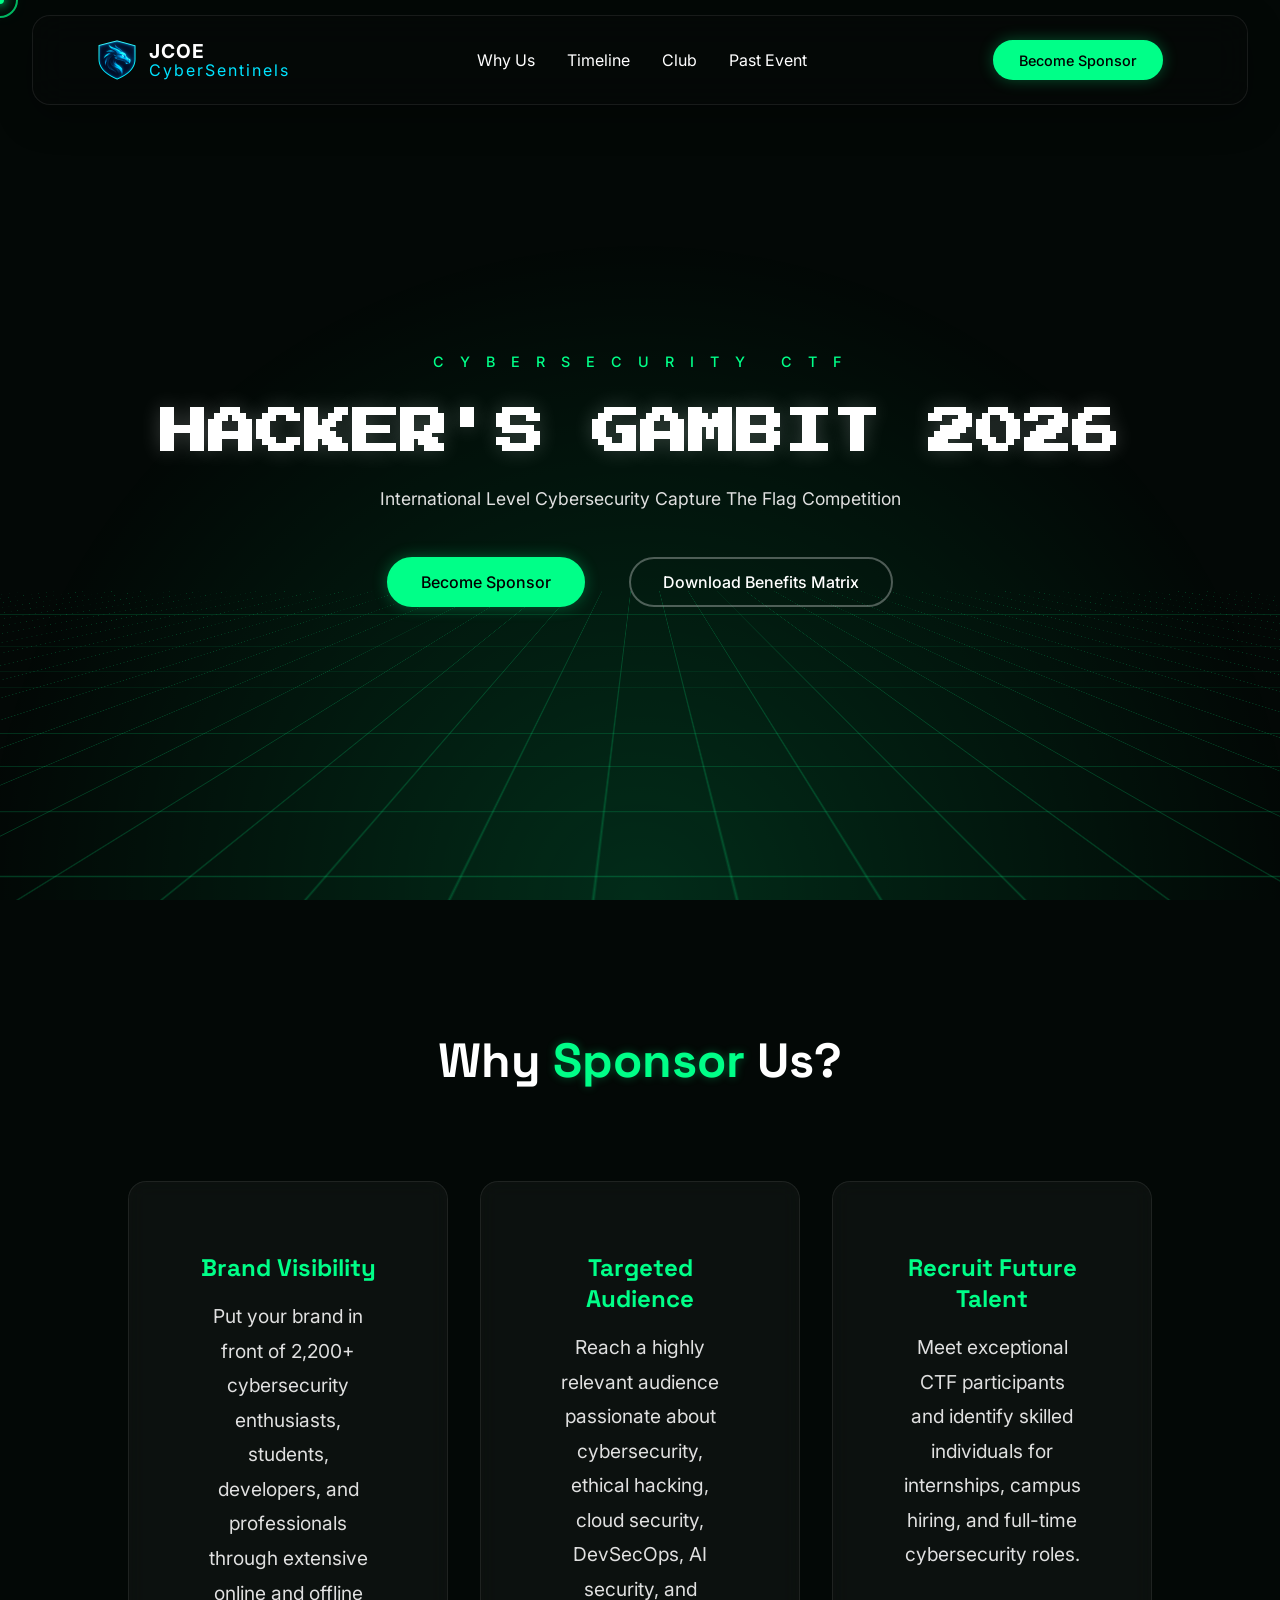
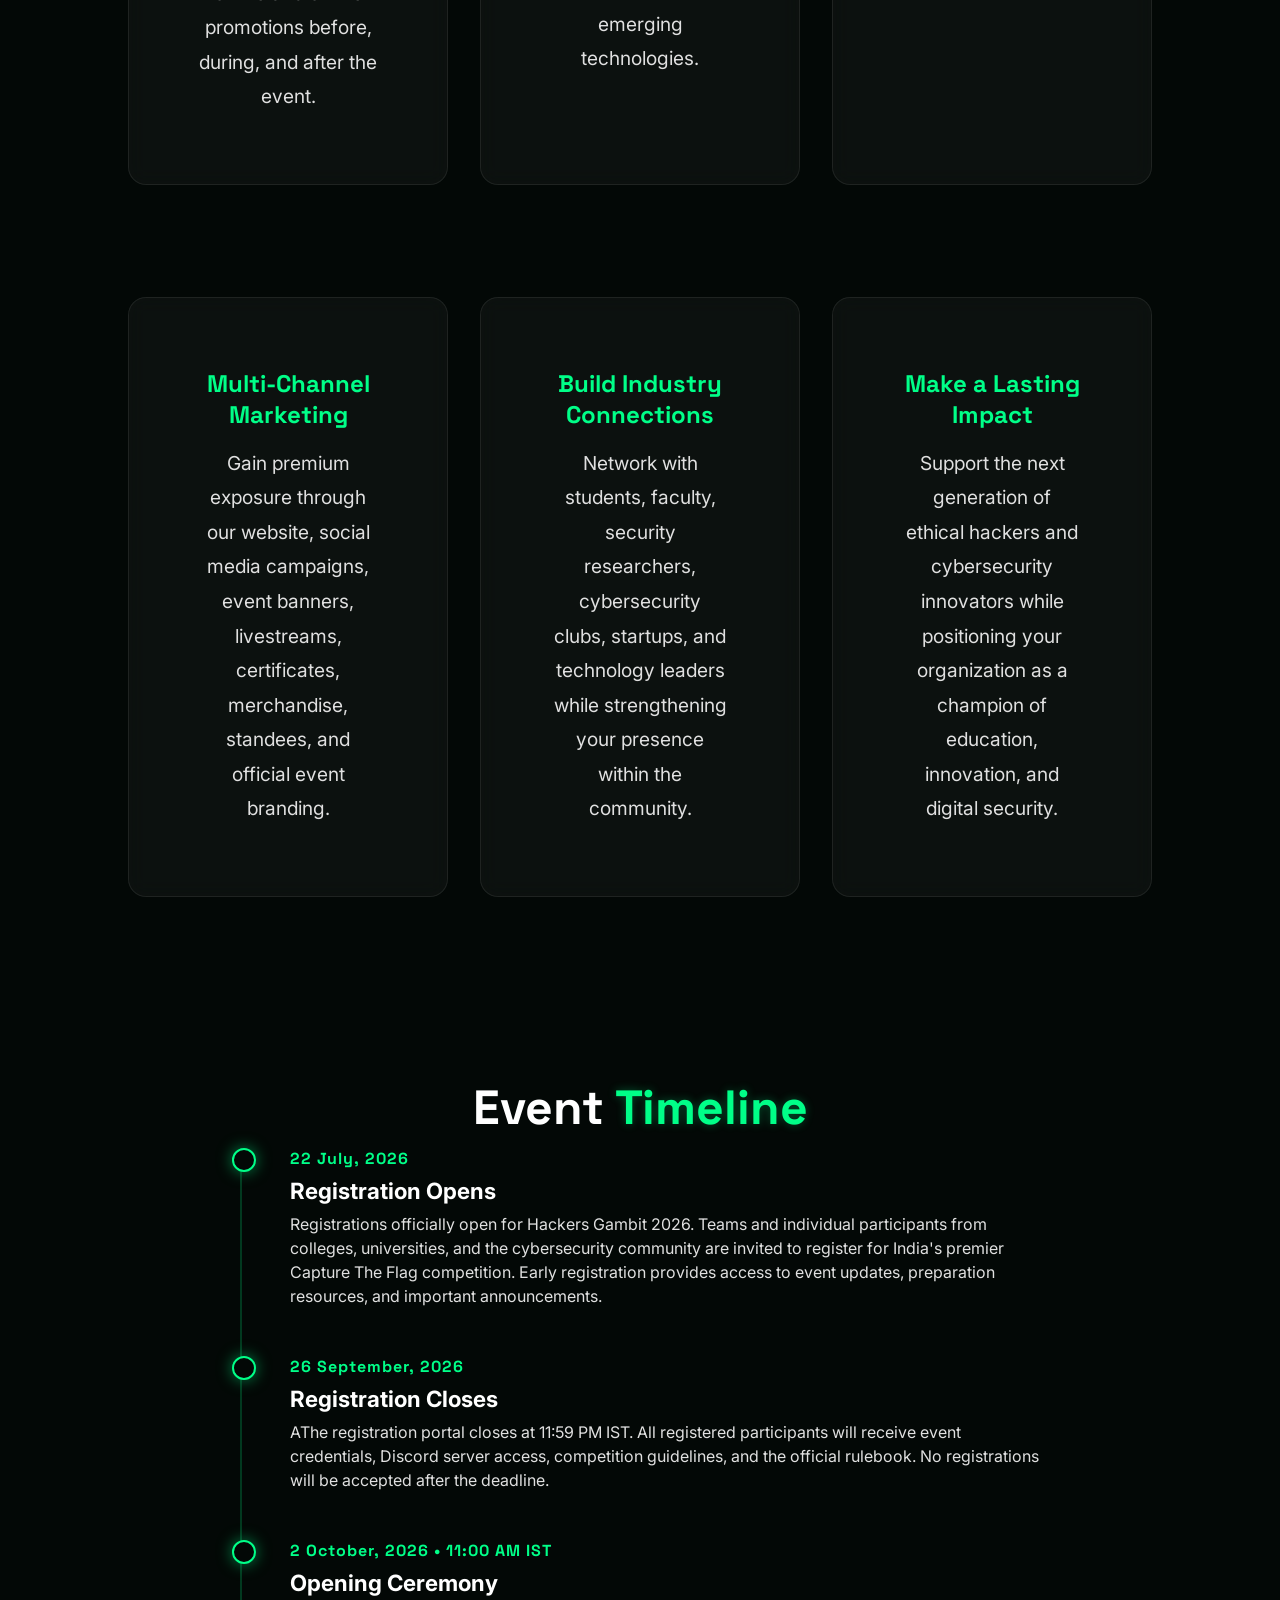
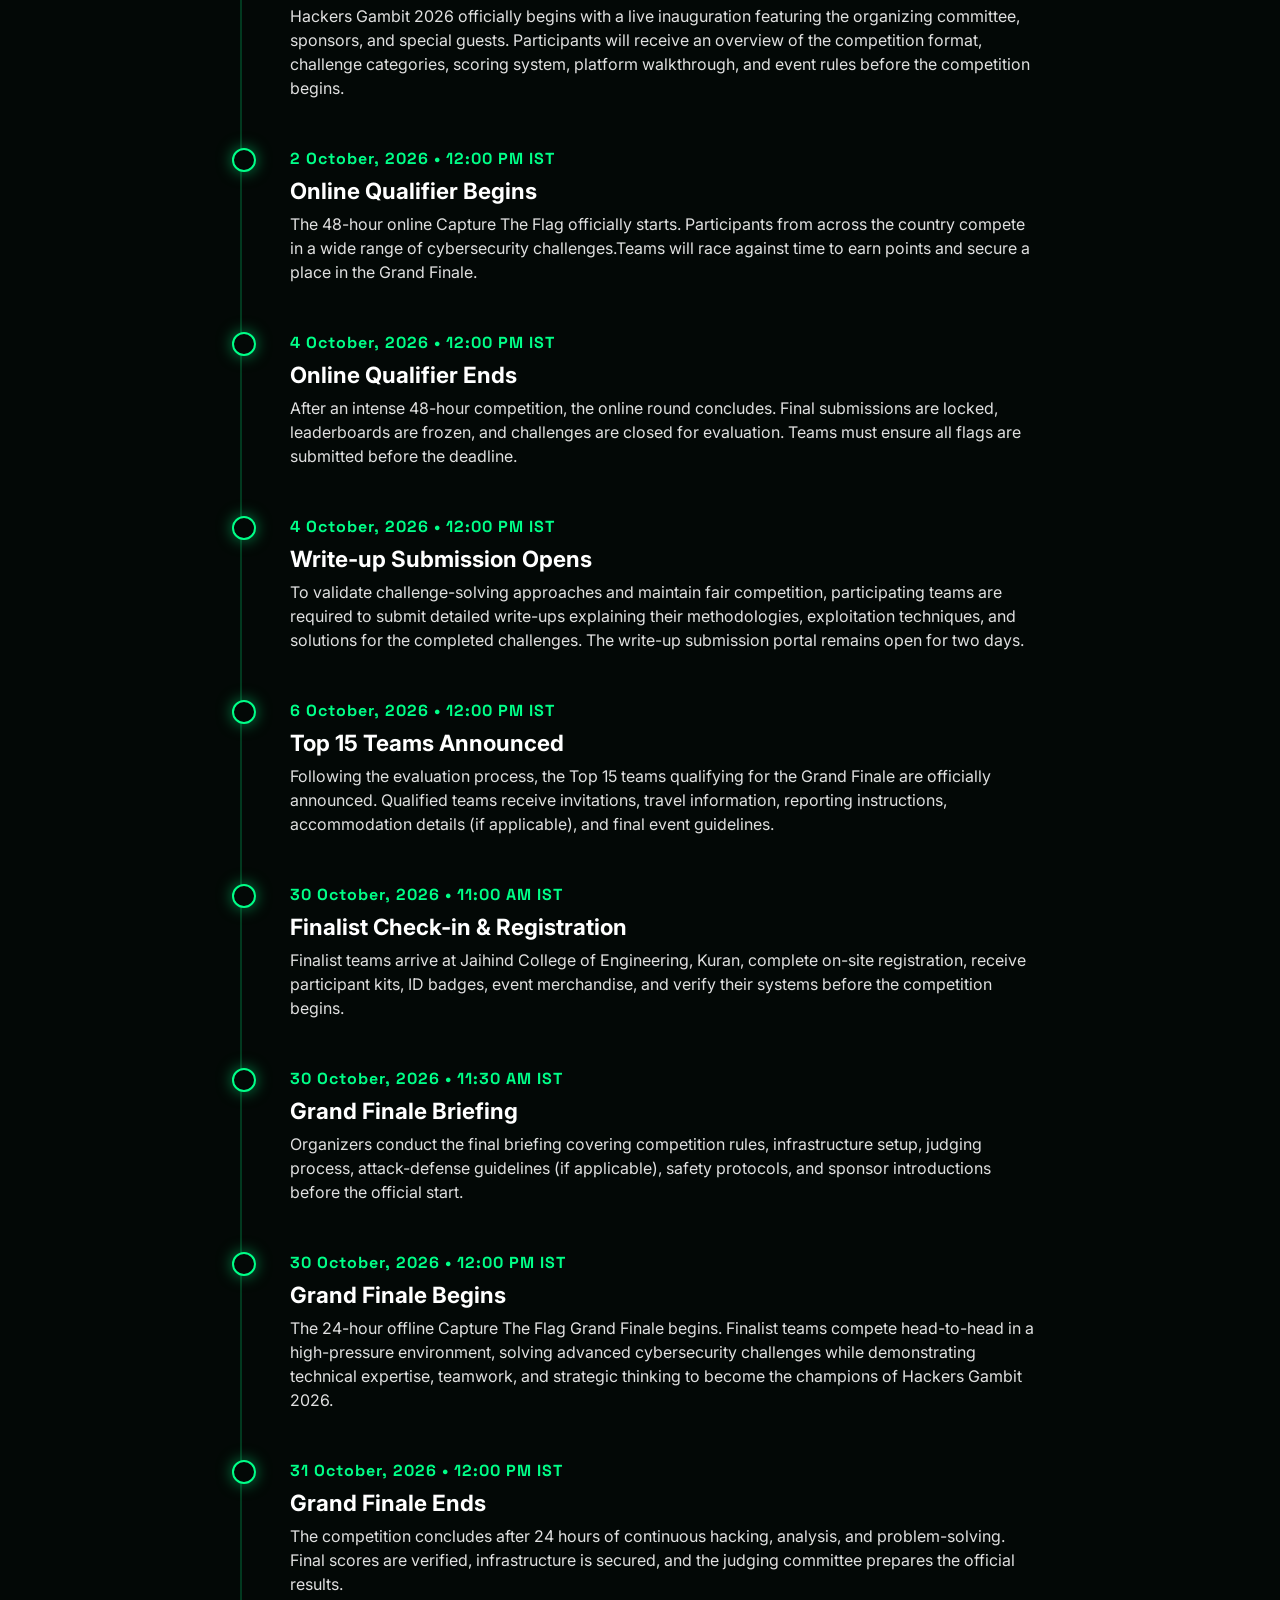
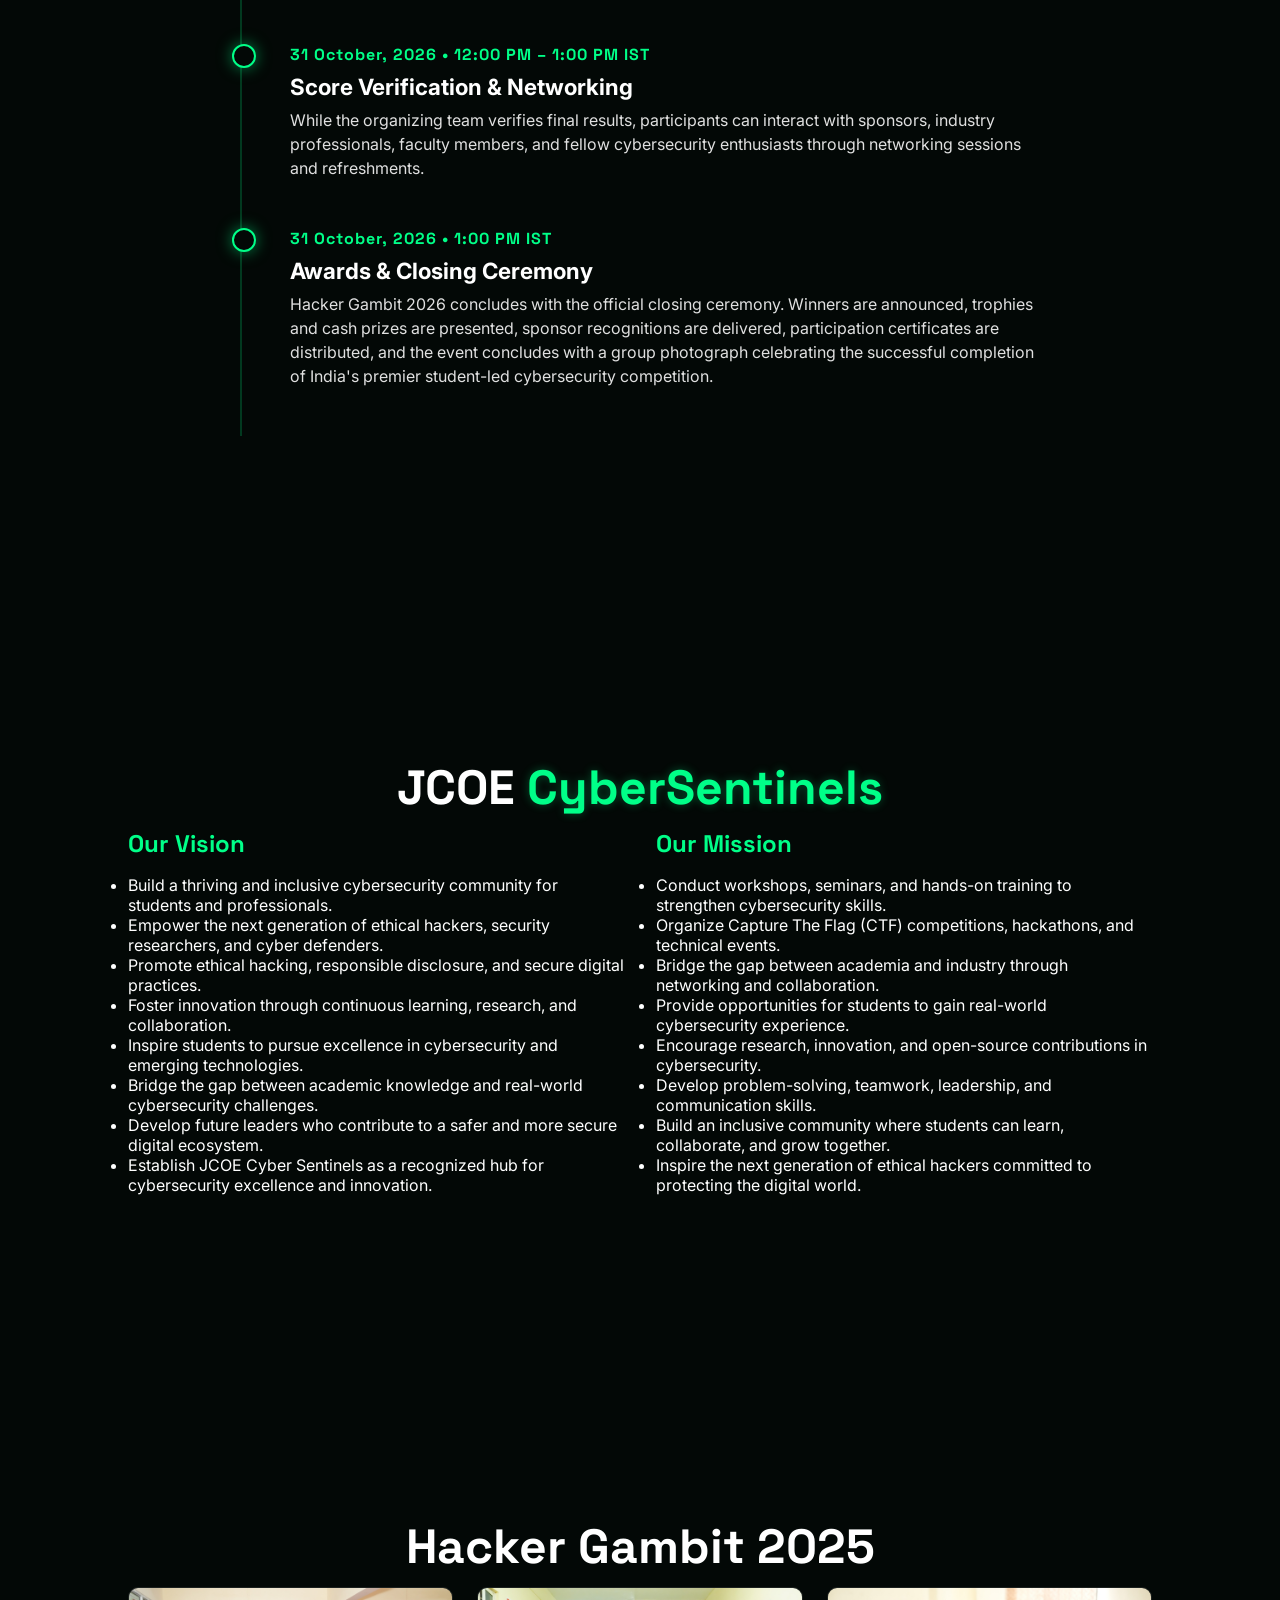
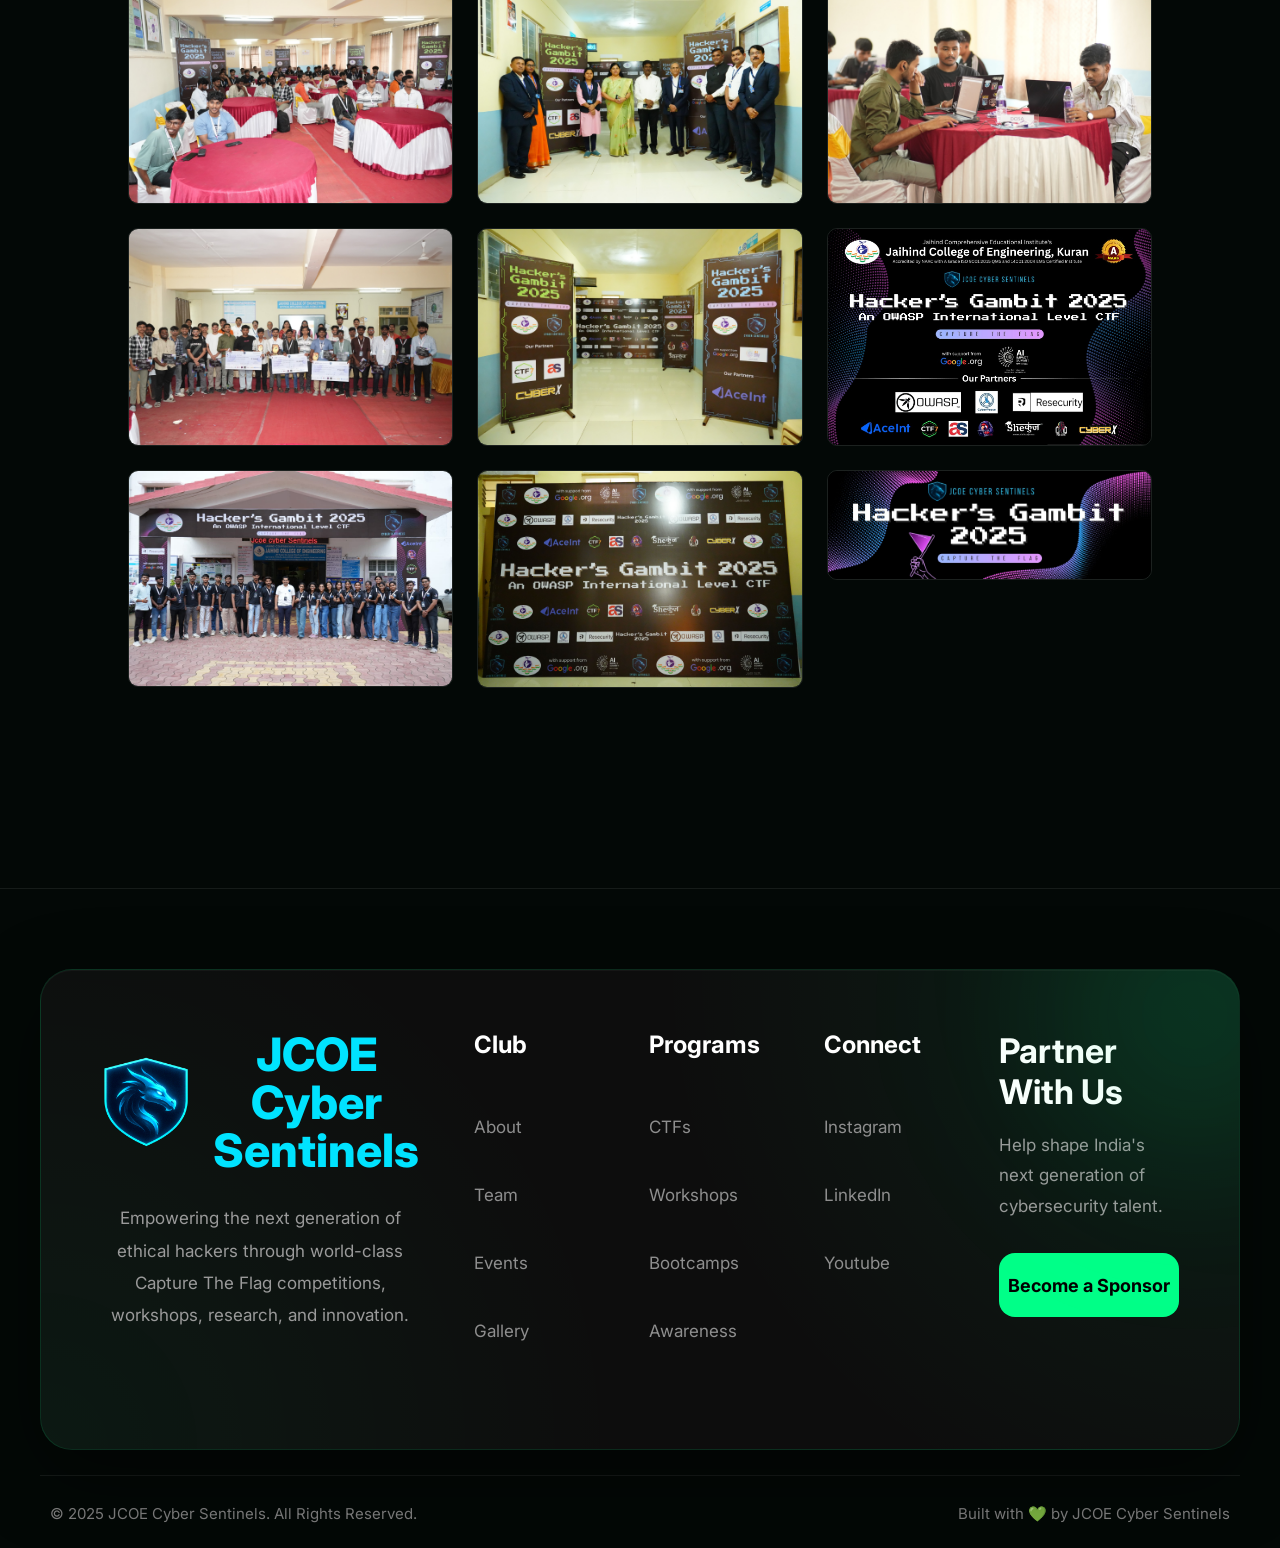
<file: Gambit_website2026/index.html>
<!DOCTYPE html>
<html lang="en">
<head>
    <meta charset="UTF-8">
    <meta name="viewport" content="width=device-width, initial-scale=1.0">
    <title>JCOE Cybersentinels - Hacker's Gambit 2026</title>
    <!-- Importing Google Fonts -->
    <link href="https://fonts.googleapis.com/css2?family=Inter:wght@400;500&family=Space+Grotesk:wght@500;700&display=swap" rel="stylesheet">
    <link rel="stylesheet" href="style.css">
    <link href="https://fonts.googleapis.com/css2?family=Press+Start+2P&display=swap" rel="stylesheet">
</head>
<body>

    <!-- Background Elements -->
    <div class="background-container">
        <div class="perspective-grid"></div>
        <div id="particles-container"></div>
    </div>

    <!-- Header Navigation -->
     <header>
        <div class="header-container">
            <a href="index.html" class="logo">
                <img src="assets/Enhanced_Logo.png" alt="JCOE Logo" class="logo-icon">
                <div class="logo-text">
                    <span class="jcoe">JCOE</span>
                    <span class="cybersentinels">CyberSentinels</span>
                </div>
            </a>
            
            <nav>
                <ul>
                    <li><a href="#sponsor">Why Us</a></li>
                    <li><a href="#timeline">Timeline</a></li>
                    <li><a href="#club">Club</a></li>
                    <li><a href="#past-events">Past Event</a></li>
                    
                </ul>
            </nav>
            
            <a href="sponsor.html" class="btn btn-primary" style="font-size: 0.9rem; padding: 0.6rem 1.5rem;">Become Sponsor</a>
        </div>
    </header>


    <!-- Main Hero Section -->
    <section class="hero" id="home">
        <div class="subtitle">C Y B E R S E C U R I T Y &nbsp; C T F</div>
        
        <h1>
            <span class="pixel-title">Hacker's Gambit 2026</span>
        </h1>
        
        <p class="description">International Level Cybersecurity Capture The Flag Competition</p>
        
        <div class="btn-group">
            <a href="sponsor.html" class="btn btn-primary">Become Sponsor</a>
            <a href="assets/Hacker Gambit 2026 Sponsorship Benefits Matrix.pdf" class="btn btn-outline">Download Benefits Matrix</a>
        </div>
    </section>

    <!-- Why Sponsor Us Section -->
    <section id="sponsor" class="reveal">
        <h2 class="section-title">Why <span>Sponsor</span> Us?</h2>
        <div class="sponsor-grid">
            <div class="sponsor-card">
                <h3>Brand Visibility</h3>
                <p>Put your brand in front of 2,200+ cybersecurity enthusiasts, students, developers, and professionals through extensive online and offline promotions before, during, and after the event.</p>
            </div>
            <div class="sponsor-card">
                <h3>Targeted Audience</h3>
                <p>Reach a highly relevant audience passionate about cybersecurity, ethical hacking, cloud security, DevSecOps, AI security, and emerging technologies.</p>
            </div>
            <div class="sponsor-card">
                <h3>Recruit Future Talent</h3>
                <p>Meet exceptional CTF participants and identify skilled individuals for internships, campus hiring, and full-time cybersecurity roles.</p>
            </div>
            <div class="sponsor-card">
                <h3>Multi-Channel Marketing</h3>
                <p>Gain premium exposure through our website, social media campaigns, event banners, livestreams, certificates, merchandise, standees, and official event branding.</p>
            </div>
            <div class="sponsor-card">
                <h3>Build Industry Connections</h3>
                <p>Network with students, faculty, security researchers, cybersecurity clubs, startups, and technology leaders while strengthening your presence within the community.</p>
            </div>
            <div class="sponsor-card">
                <h3>Make a Lasting Impact</h3>
                <p>Support the next generation of ethical hackers and cybersecurity innovators while positioning your organization as a champion of education, innovation, and digital security.</p>
            </div>
        </div>
    </section>

    <!-- Event Timeline Section -->
    <section id="timeline" class="reveal">
        <h2 class="section-title">Event <span>Timeline</span></h2>
        <div class="timeline-container">

            <div class="timeline-item">
                <div class="timeline-date">22 July, 2026</div>
                <div class="timeline-content">
                    <h3>Registration Opens</h3>
                    <p>Registrations officially open for Hackers Gambit 2026. Teams and individual participants from colleges, universities, and the cybersecurity community are invited to register for India's premier Capture The Flag competition. Early registration provides access to event updates, preparation resources, and important announcements.</p>
                </div>
            </div>

            <div class="timeline-item">
                <div class="timeline-date">26 September, 2026</div>
                <div class="timeline-content">
                    <h3>Registration Closes</h3>
                    <p>AThe registration portal closes at 11:59 PM IST. All registered participants will receive event credentials, Discord server access, competition guidelines, and the official rulebook. No registrations will be accepted after the deadline.</p>
                </div>
            </div>

            <div class="timeline-item">
                <div class="timeline-date">2 October, 2026 • 11:00 AM IST</div>
                <div class="timeline-content">
                    <h3>Opening Ceremony</h3>
                    <p>Hackers Gambit 2026 officially begins with a live inauguration featuring the organizing committee, sponsors, and special guests. Participants will receive an overview of the competition format, challenge categories, scoring system, platform walkthrough, and event rules before the competition begins.</p>
                </div>
            </div>

            <div class="timeline-item">
                <div class="timeline-date">2 October, 2026 • 12:00 PM IST</div>
                <div class="timeline-content">
                    <h3>Online Qualifier Begins</h3>
                    <p>The 48-hour online Capture The Flag officially starts. Participants from across the country compete in a wide range of cybersecurity challenges.Teams will race against time to earn points and secure a place in the Grand Finale.</p>
                </div>
            </div>

            <div class="timeline-item">
                <div class="timeline-date">4 October, 2026 • 12:00 PM IST</div>
                <div class="timeline-content">
                    <h3>Online Qualifier Ends</h3>
                    <p>After an intense 48-hour competition, the online round concludes. Final submissions are locked, leaderboards are frozen, and challenges are closed for evaluation. Teams must ensure all flags are submitted before the deadline.</p>
                </div>
                
            </div>


            <div class="timeline-item">
                <div class="timeline-date">4 October, 2026 • 12:00 PM IST</div>
                <div class="timeline-content">
                    <h3>Write-up Submission Opens</h3>
                    <p>To validate challenge-solving approaches and maintain fair competition, participating teams are required to submit detailed write-ups explaining their methodologies, exploitation techniques, and solutions for the completed challenges. The write-up submission portal remains open for two days.</p>
                </div>
                
            </div>
        

            <div class="timeline-item">
                <div class="timeline-date">6 October, 2026 • 12:00 PM IST</div>
                <div class="timeline-content">
                    <h3>Top 15 Teams Announced</h3>
                    <p>Following the evaluation process, the Top 15 teams qualifying for the Grand Finale are officially announced. Qualified teams receive invitations, travel information, reporting instructions, accommodation details (if applicable), and final event guidelines.</p>
                </div>
                
            </div>
            
            <div class="timeline-item">
                <div class="timeline-date">30 October, 2026 • 11:00 AM IST</div>
                <div class="timeline-content">
                    <h3>Finalist Check-in & Registration</h3>
                    <p>Finalist teams arrive at Jaihind College of Engineering, Kuran, complete on-site registration, receive participant kits, ID badges, event merchandise, and verify their systems before the competition begins.</p>
                </div>
                
            </div>
            
            <div class="timeline-item">
                <div class="timeline-date">30 October, 2026 • 11:30 AM IST</div>
                <div class="timeline-content">
                    <h3>Grand Finale Briefing</h3>
                    <p>Organizers conduct the final briefing covering competition rules, infrastructure setup, judging process, attack-defense guidelines (if applicable), safety protocols, and sponsor introductions before the official start.</p>
                </div>
                
            </div>
            
            <div class="timeline-item">
                <div class="timeline-date">30 October, 2026 • 12:00 PM IST</div>
                <div class="timeline-content">
                    <h3>Grand Finale Begins</h3>
                    <p>The 24-hour offline Capture The Flag Grand Finale begins. Finalist teams compete head-to-head in a high-pressure environment, solving advanced cybersecurity challenges while demonstrating technical expertise, teamwork, and strategic thinking to become the champions of Hackers Gambit 2026.</p>
                </div>
                
            </div>
            
            <div class="timeline-item">
                <div class="timeline-date">31 October, 2026 • 12:00 PM IST</div>
                <div class="timeline-content">
                    <h3>Grand Finale Ends</h3>
                    <p>The competition concludes after 24 hours of continuous hacking, analysis, and problem-solving. Final scores are verified, infrastructure is secured, and the judging committee prepares the official results.</p>
                </div>
                
            </div>
            
            <div class="timeline-item">
                <div class="timeline-date">31 October, 2026 • 12:00 PM – 1:00 PM IST</div>
                <div class="timeline-content">
                    <h3>Score Verification & Networking</h3>
                    <p>While the organizing team verifies final results, participants can interact with sponsors, industry professionals, faculty members, and fellow cybersecurity enthusiasts through networking sessions and refreshments.</p>
                </div>
                
            </div>
            
            <div class="timeline-item">
                <div class="timeline-date">31 October, 2026 • 1:00 PM IST</div>
                <div class="timeline-content">
                    <h3>Awards & Closing Ceremony</h3>
                    <p>Hacker Gambit 2026 concludes with the official closing ceremony. Winners are announced, trophies and cash prizes are presented, sponsor recognitions are delivered, participation certificates are distributed, and the event concludes with a group photograph celebrating the successful completion of India's premier student-led cybersecurity competition.</p>
                </div>
            </div>
        </div>
    </section>

    <!-- club vision mession -->
    <section id="club" class="reveal">
        <h2 class="section-title">JCOE <span>CyberSentinels</span></h2>
        <div class="sponsor-grid">
            <div class="sponsor-card1">
                <h3>Our Vision</h3>
                <ul>
            <li>Build a thriving and inclusive cybersecurity community for students and professionals.</li>
    <li>Empower the next generation of ethical hackers, security researchers, and cyber defenders.</li>
    <li>Promote ethical hacking, responsible disclosure, and secure digital practices.</li>
    <li>Foster innovation through continuous learning, research, and collaboration.</li>
    <li>Inspire students to pursue excellence in cybersecurity and emerging technologies.</li>
    <li>Bridge the gap between academic knowledge and real-world cybersecurity challenges.</li>
    <li>Develop future leaders who contribute to a safer and more secure digital ecosystem.</li>
    <li>Establish JCOE Cyber Sentinels as a recognized hub for cybersecurity excellence and innovation.</li>
        </ul>
            </div>
            <div class="sponsor-card1">
                <h3>Our Mission</h3>
                <ul>
            <li>Conduct workshops, seminars, and hands-on training to strengthen cybersecurity skills.</li>
            <li>Organize Capture The Flag (CTF) competitions, hackathons, and technical events.</li>
            <li>Bridge the gap between academia and industry through networking and collaboration.</li>
            <li>Provide opportunities for students to gain real-world cybersecurity experience.</li>
            <li>Encourage research, innovation, and open-source contributions in cybersecurity.</li>
            <li>Develop problem-solving, teamwork, leadership, and communication skills.</li>
            <li>Build an inclusive community where students can learn, collaborate, and grow together.</li>
            <li>Inspire the next generation of ethical hackers committed to protecting the digital world.</li>
        </ul>
            </div>
        </div>
    </section>

    <!-- Past Events Vault (Pinterest Style) -->
    <section id="past-events" class="reveal">
        <h2 class="section-title">Hacker Gambit 2025</h2>
        <div class="masonry">
            <!-- Using Unsplash source for thematic placeholder images -->
            <div class="masonry-item">
                <img src="assets\event photo\DSC00240.JPG" alt="Hackers Gambit 2025">
                <div class="masonry-overlay">Hackers Gambit 2025 - Finals</div>
            </div>
            <div class="masonry-item">
                <img src="assets\event photo\DSC00276.JPG" alt="Finalist">
                <div class="masonry-overlay">Finalist Hacker Gambit 2025</div>
            </div>
            <div class="masonry-item">
                <img src="assets\event photo\WhatsApp Image 2026-05-04 at 11.58.24 AM.jpeg" alt="Sentinela">
                <div class="masonry-overlay">JCOE Cyber Sentinels 2025</div>
            </div>
            <div class="masonry-item">
                <img src="assets\event photo\DSC08800.JPG" alt="Sponsor">
                <div class="masonry-overlay">Sponsor Networking Floor</div>
            </div>
            <div class="masonry-item">
                <img src="assets/event photo/DSC088151.JPG" alt="Sponsor">
                <div class="masonry-overlay">Sponsor Networking Floor</div>
            </div>
            <div class="masonry-item">
                <img src="assets/event photo/DSC08816 (1).jpg" alt="Sponsor">
                <div class="masonry-overlay">Sponsor Networking Floor</div>
            </div>

            <div class="masonry-item">
                <img src="assets\event photo\DSC08858.JPG" alt="">
                <div class="masonry-overlay">Offline Event</div>
            </div>

            <div class="masonry-item">
                <img src="assets\event photo\WhatsApp Image 2026-05-05 at 1.14.41 PM.jpeg" alt="Sponsor">
                <div class="masonry-overlay">Hacker Gambit 2025 Poster</div>
            </div>

            <div class="masonry-item">
                <img src="assets\event photo\WhatsApp Image 2026-05-05 at 1.43.47 PM.jpeg" alt="banner">
                <div class="masonry-overlay">Hackers Gambit 2025 Banner</div>
            </div>
        </div>
    </section>


<footer class="footer">

    <div class="footer-card">

        <!-- Left Side -->

        <div class="footer-brand">

            <div class="brand-top">

                <img src="assets/Enhanced_Logo.png" alt="Cyber Sentinels">

                <div>
                    <h2 style="color: #00E3FF;">JCOE Cyber Sentinels</h2>
                </div>

            </div>

            <p>
                Empowering the next generation of ethical hackers through
                world-class Capture The Flag competitions, workshops,
                research, and innovation.
            </p>


        </div>

        <!-- Club -->

        <div class="footer-links">

            <h3>Club</h3>

            <a href="#club">About</a>

            <a href="#">Team</a>

            <a href="#">Events</a>

            <a href="#past-events">Gallery</a>

        </div>

        <!-- Programs -->

        <div class="footer-links">

            <h3>Programs</h3>

            <a href="#">CTFs</a>

            <a href="#">Workshops</a>

            <a href="#">Bootcamps</a>

            <a href="#">Awareness</a>

        </div>

        <!-- Connect -->

        <div class="footer-links">

            <h3>Connect</h3>

            <a href="https://www.instagram.com/jcoe_cyber_sentinels?igsh=bHVsczdvODU3amw=">Instagram</a>

            <a href="https://www.linkedin.com/company/jcoe-cyber-sentinels/">LinkedIn</a>

            <a href="https://youtube.com/@jaihindeduworld25?si=65eKVD0h-MF2sx_b">Youtube</a>


        </div>

        <!-- CTA -->

        <div class="footer-cta">

            <h3>Partner With Us</h3>

            <p>
                Help shape India's next generation of cybersecurity talent.
            </p>

            <a href="sponsor.html" class="footer-btn">
                Become a Sponsor
            </a>

        </div>

    </div>

    <div class="footer-bottom">

        <p>
            © 2025 JCOE Cyber Sentinels. All Rights Reserved.
        </p>

        <p>
            Built with 💚 by JCOE Cyber Sentinels
        </p>

    </div>

</footer>
<div class="cursor-dot"></div>
<div class="cursor-ring"></div>
<script src="script.js"></script>
</body>
</html>
</file>
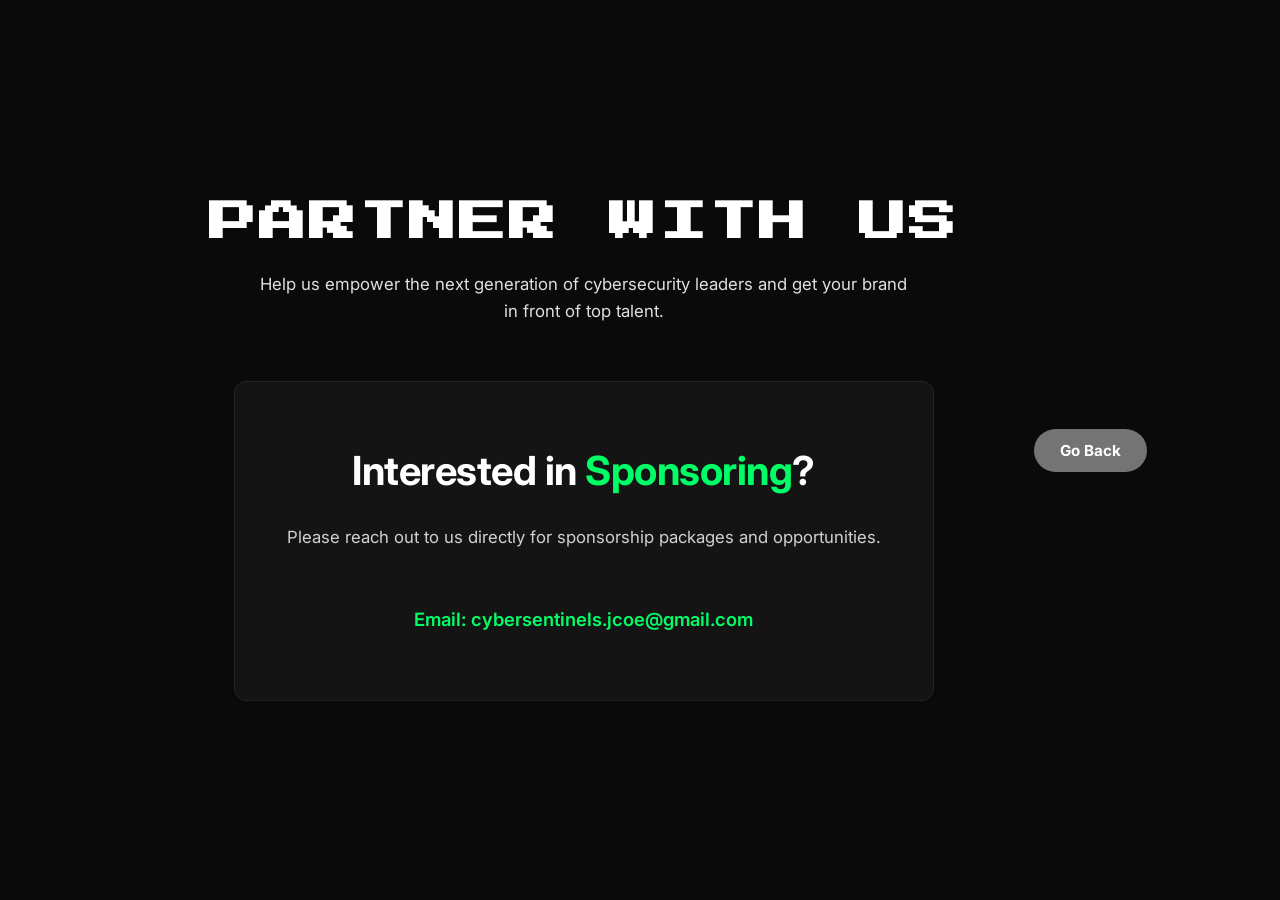
<file: Gambit_website2026/sponsor.html>
<!DOCTYPE html>
<html lang="en">
<head>
    <meta charset="UTF-8">
    <meta name="viewport" content="width=device-width, initial-scale=1.0">
    <title>Partner With Us</title>
    <style>
        /* Import a pixel font for the title and a clean sans-serif for the body */
        @import url('https://fonts.googleapis.com/css2?family=Press+Start+2P&family=Inter:wght@400;600;700&display=swap');

        * {
            box-sizing: border-box;
            margin: 0;
            padding: 0;
        }

        body {
            background-color: #0a0a0a; /* Dark background */
            color: #ffffff;
            font-family: 'Inter', sans-serif;
            display: flex;
            justify-content: center;
            align-items: center;
            min-height: 100vh;
            text-align: center;
        }

        .container {
            max-width: 900px;
            padding: 2rem;
            width: 100%;
        }

        .main-title {
            font-family: 'Press Start 2P', monospace;
            font-size: 3rem;
            margin-bottom: 1.5rem;
            letter-spacing: 2px;
            color: #ffffff;
            /* Slight stretch to mimic the specific pixel font in the image */
            transform: scaleY(0.85); 
        }

        .subtitle {
            font-size: 1.05rem;
            line-height: 1.6;
            color: #e0e0e0;
            max-width: 750px;
            margin: 0 auto 3.5rem auto;
        }

        .card {
            background-color: #141414; /* Slightly lighter gray for the card */
            border: 1px solid #222;
            border-radius: 12px;
            padding: 4rem 2rem;
            max-width: 700px;
            margin: 0 auto;
        }

        .card h2 {
            font-size: 2.5rem;
            font-weight: 700;
            margin-bottom: 2rem;
            letter-spacing: -0.5px;
        }

        .highlight-green {
            color: #00ff66; /* Vibrant neon green */
        }

        .card-text {
            font-size: 1.05rem;
            color: #d1d1d1;
            margin-bottom: 3.5rem;
        }

        .contact-info {
            font-size: 1.15rem;
            font-weight: 600;
            line-height: 1.8;
            color: #00ff66; /* Making the whole line green as requested in the image */
        }

        .contact-info a {
            color: #00ff66;
            text-decoration: none;
        }

        .contact-info a:hover {
            text-decoration: underline;
        }

        /* Responsive adjustments */
        @media (max-width: 768px) {
            .main-title {
                font-size: 2rem;
            }
            .card h2 {
                font-size: 2rem;
            }
        }
        .btn-sponsor {
            border-width: 1px;
    background-color: #ffffff6e; /* Bright neon/mint green */
    color: #ffffff; /* Black text for high contrast */
    padding: 10px 24px;
    border-radius: 50px; /* Creates the pill shape */
    text-decoration: none;
    font-family: 'Inter', sans-serif;
    font-size: 0.95rem;
    font-weight: 700; /* Bold text */
    display: inline-flex;
    align-items: center;
    justify-content: center;
    transition: all 0.3s ease;
    border: 2px solid transparent; /* Keeps sizing consistent on hover */
}

.btn-sponsor:hover {
    background-color: #00e67a; /* Slightly darker green on hover */
    box-shadow: 0 0 15px rgba(0, 255, 136, 0.4); /* Neon glow effect */
    transform: translateY(-1px); /* Slight lift effect */
}
    </style>
</head>
<body>

    <div class="container">
        <h1 class="main-title">PARTNER WITH US</h1>
        <p class="subtitle">
            Help us empower the next generation of cybersecurity leaders and get your brand<br>in front of top talent.
        </p>

        <div class="card">
            <h2>Interested in <span class="highlight-green">Sponsoring</span>?</h2>
            <p class="card-text">
                Please reach out to us directly for sponsorship packages and opportunities.
            </p>
            
            <div class="contact-info">
                <div>Email: <a href="mailto:cybersentinels.jcoe@gmail.com">cybersentinels.jcoe@gmail.com</a></div>
            </div>
        </div>
    </div>
<br><br>
<a href="index.html" class="btn-sponsor">Go Back</a>
</body>
</html>
</file>
<file: Gambit_website2026/style.css>
/* --- Base Setup --- */
        :root {
            --neon-green: #00ff88;
            --neon-green-dim: rgba(0, 255, 136, 0.2);
            --dark-bg: #030806;
            --text-light: #e0e0e0;
        }

        html {
            scroll-behavior: smooth;
        }

        * {
            margin: 0;
            padding: 0;
            box-sizing: border-box;
        }

        body {
            background-color: var(--dark-bg);

    color:#fff;

    font-family:'Inter',sans-serif;

    overflow-x:hidden;

    padding-top:30px;

            background-color: var(--dark-bg);
            color: #ffffff;
            font-family: 'Inter', sans-serif;
            overflow-x: hidden;
        }

        /* --- Background Animations --- */
        .background-container {
            position: fixed; /* Fixed so it stays behind everything while scrolling */
            top: 0;
            left: 0;
            width: 100vw;
            height: 100vh;
            z-index: -1;
            overflow: hidden;
            background: radial-gradient(circle at 50% 100%, rgba(0, 255, 136, 0.15) 0%, transparent 60%);
        }

        .perspective-grid {
            position: absolute;
            bottom: -50%;
            left: -50%;
            width: 200%;
            height: 150%;
            background-image: 
                linear-gradient(to right, var(--neon-green-dim) 1px, transparent 1px),
                linear-gradient(to bottom, var(--neon-green-dim) 1px, transparent 1px);
            background-size: 60px 60px;
            transform: perspective(600px) rotateX(75deg);
            animation: moveGrid 3s linear infinite;
        }

        @keyframes moveGrid {
            0% { transform: perspective(600px) rotateX(75deg) translateY(0); }
            100% { transform: perspective(600px) rotateX(75deg) translateY(60px); }
        }

        .particle {
            position: absolute;
            background: var(--neon-green);
            border-radius: 50%;
            box-shadow: 0 0 10px var(--neon-green);
            opacity: 0;
            animation: floatUp 5s infinite linear;
        }

        @keyframes floatUp {
            0% { transform: translateY(100vh) scale(0); opacity: 0; }
            20% { opacity: 0.8; }
            80% { opacity: 0.8; }
            100% { transform: translateY(-10vh) scale(1); opacity: 0; }
        }

        /* --- Navigation Bar --- */
        header {
            position: fixed;
            top: 0;
            width: 100%;
            display: flex;
            justify-content: space-between;
            align-items: center;
            padding: 1.5rem 5%;
            z-index: 100;
            background: linear-gradient(to bottom, rgba(3, 8, 6, 0.9) 0%, transparent 100%);
            backdrop-filter: blur(5px);
        }

        /* .logo {
            display: flex;
            align-items: center;
            gap: 10px;
            font-family: 'Space Grotesk', sans-serif;
            font-weight: 700;
            line-height: 1.1;
            } */
            .logo{

    display:flex;

    align-items:center;

    gap:12px;

    text-decoration:none;   /* Removes underline */

    color:inherit;          /* Prevents blue/purple link color */

}
        

        .logo-icon {
            width: 40px;
            height: 50px;
            background: url('data:image/svg+xml;utf8,<svg xmlns="http://www.w3.org/2000/svg" viewBox="0 0 24 24" fill="none" stroke="%2300ff88" stroke-width="1.5"><path d="M12 22s8-4 8-10V5l-8-3-8 3v7c0 6 8 10 8 10z"/><circle cx="12" cy="11" r="3"/><path d="M12 14v2"/></svg>') no-repeat center center;
            background-size: contain;
        }

        .logo-text span { display: block; }
        .logo-text .jcoe { font-size: 1.2rem; letter-spacing: 1px; }
        .logo-text .cybersentinels { color: #00E3FF; font-size: 1rem; letter-spacing: 2px; }

        nav ul {
            display: flex;
            gap: 2.5rem;
            list-style: none;
        }

        nav a {
            color: var(--text-light);
            text-decoration: none;
            font-size: 0.95rem;
            transition: color 0.3s ease, text-shadow 0.3s ease;
        }

        nav a:hover {
            color: var(--neon-green);
            text-shadow: 0 0 8px var(--neon-green);
        }

        /* --- Sections Layout --- */
        section {
            min-height: 100vh;
            padding: 80px 10%;
            display: flex;
            flex-direction: column;
            justify-content: center;
            position: relative;
            z-index: 10;
        }

        .section-title {
            font-family: 'Space Grotesk', sans-serif;
            font-size: 3rem;
            color: #fff;
            margin-top: 20px;
            margin-bottom: 10px;
            text-align: center;
        }
        
        .section-title span {
            color: var(--neon-green);
            text-shadow: 0 0 10px rgba(0, 255, 136, 0.3);
        }

        /* --- Hero Section --- */
        .hero {
            align-items: center;
            text-align: center;
        }

        .subtitle {
            color: var(--neon-green);
            letter-spacing: 6px;
            font-size: 0.9rem;
            font-weight: 500;
            margin-bottom: -13px;
            opacity: 0;
            animation: fadeInDown 1s ease forwards 0.2s;
        }

         h1 {
            font-family:'Press Start 2P', cursive;
            font-size: 6rem;
            font-weight: 700;
            line-height: 1.1;
            margin-bottom: 1.5rem;
        } 

        h1 .pixel-title {
    font-family: var(--font-pixel);
    font-size: 3rem; /* Adjust size to look good */
    line-height: 1.3;
    color: #fff;
    text-shadow: 0 0 20px rgba(255, 255, 255, 0.214);
    margin-bottom: 1.5rem;
    text-transform: uppercase;
    word-spacing: 0px;
    opacity: 0;
    animation: fadeInUp 1s ease forwards 0.6s;
} 

        .description {
            color: var(--text-light);
            font-size: 1.1rem;
            margin-bottom: 3rem;
            opacity: 0;
            animation: fadeInUp 1s ease forwards 0.8s;
        }

        /* --- Buttons --- */
        .btn-group {
            display: flex;
            gap: 1.5rem;
            opacity: 0;
            animation: fadeInUp 1s ease forwards 1s;
        }

        .btn {
            padding: 0.8rem 2rem;
            border-radius: 30px;
            font-weight: 500;
            font-size: 1rem;
            text-decoration: none;
            transition: all 0.3s ease;
            cursor: pointer;
            text-align: center;
        }

        .btn-primary {
            margin-right: 20px;
            background-color: var(--neon-green);
            color: #000;
            border: 2px solid var(--neon-green);
            box-shadow: 0 0 15px rgba(0, 255, 136, 0.3);
        }

        .btn-primary:hover {
            box-shadow: 0 0 25px rgba(0, 255, 136, 0.6);
            transform: translateY(-2px);
        }

        .btn-outline {
            background-color: transparent;
            color: #ffffff;
            border: 2px solid rgba(255, 255, 255, 0.3);
        }

        .btn-outline:hover {
            border-color: var(--neon-green);
            color: var(--neon-green);
            box-shadow: 0 0 15px rgba(0, 255, 136, 0.2);
            transform: translateY(-2px);
        }

        /* --- Why Sponsor Us Section --- */
        .sponsor-grid {
            display: grid;
            grid-template-columns: repeat(auto-fit, minmax(300px, 1fr));
            gap: 2rem;
        }

        .sponsor-card {
            background: rgba(0, 255, 136, 0.03);
            border: 1px solid var(--neon-green-dim);
            padding: 2.5rem;
            border-radius: 12px;
            backdrop-filter: blur(10px);
            transition: all 0.3s ease;
        }

        .sponsor-card:hover {
            border-color: var(--neon-green);
            transform: translateY(-10px);
            box-shadow: 0 10px 30px rgba(0, 255, 136, 0.1);
        }

        .sponsor-card h3 {
            font-family: 'Space Grotesk', sans-serif;
            color: var(--neon-green);
            margin-bottom: 1rem;
            font-size: 1.5rem;
        }

        .sponsor-card p {
            color: var(--text-light);
            line-height: 1.6;
        }

club
        .sponsor-card1 {
            text-align: left;
            background: rgba(0, 255, 136, 0.03);
            border: 1px solid var(--neon-green-dim);
            padding: 2.5rem;
            border-radius: 12px;
            backdrop-filter: blur(10px);
            transition: all 0.3s ease;
        }

        .sponsor-card1:hover {
            border-color: var(--neon-green);
            transform: translateY(-10px);
            box-shadow: 0 10px 30px rgba(0, 255, 136, 0.1);
        }

        .sponsor-card1 h3 {
            font-family: 'Space Grotesk', sans-serif;
            color: var(--neon-green);
            margin-bottom: 1rem;
            font-size: 1.5rem;
        }



        /* --- Timeline Section --- */
        .timeline-container {
            max-width: 800px;
            margin: 0 auto;
            border-left: 2px solid var(--neon-green-dim);
            padding-left: 3rem;
            position: relative;
        }

        .timeline-item {
            position: relative;
            margin-bottom: 3rem;
        }

        .timeline-item::before {
            content: '';
            position: absolute;
            left: -3.65rem;
            top: 0;
            width: 20px;
            height: 20px;
            border-radius: 50%;
            background: var(--dark-bg);
            border: 2px solid var(--neon-green);
            box-shadow: 0 0 15px rgba(0, 255, 136, 0.5);
            transition: background 0.3s ease;
        }

        .timeline-item:hover::before {
            background: var(--neon-green);
        }

        .timeline-date {
            color: var(--neon-green);
            font-weight: bold;
            font-family: 'Space Grotesk', sans-serif;
            margin-bottom: 0.5rem;
            letter-spacing: 1px;
        }

        .timeline-content h3 {
            font-size: 1.4rem;
            margin-bottom: 0.5rem;
        }

        .timeline-content p {
            color: var(--text-light);
            line-height: 1.5;
        }

        /* --- Past Events (Pinterest Grid) --- */
        .masonry {
            column-count: 3;
            column-gap: 1.5rem;
            width: 100%;
        }

        .masonry-item {
            break-inside: avoid;
            margin-bottom: 1.5rem;
            border-radius: 10px;
            overflow: hidden;
            position: relative;
            border: 1px solid rgba(255, 255, 255, 0.1);
            transition: border-color 0.3s ease;
        }

        .masonry-item:hover {
            border-color: var(--neon-green);
        }

        .masonry-item img {
            width: 100%;
            display: block;
            transition: transform 0.5s ease;
        }

        .masonry-item:hover img {
            transform: scale(1.05);
        }
        
        .masonry-overlay {
            position: absolute;
            bottom: 0;
            left: 0;
            width: 100%;
            padding: 1.5rem;
            background: linear-gradient(to top, rgba(0,0,0,0.9), transparent);
            color: white;
            opacity: 0;
            transition: opacity 0.3s ease;
        }

        .masonry-item:hover .masonry-overlay {
            opacity: 1;
        }

        /* --- Scroll Reveal Animation --- */
        .reveal {
            opacity: 0;
            transform: translateY(50px);
            transition: all 0.8s ease-out;
        }

        .reveal.active {
            opacity: 1;
            transform: translateY(0);
        }

        /* --- Keyframe Animations --- */
        @keyframes fadeInUp { from { opacity: 0; transform: translateY(30px); } to { opacity: 1; transform: translateY(0); } }
        @keyframes fadeInDown { from { opacity: 0; transform: translateY(-30px); } to { opacity: 1; transform: translateY(0); } }

        /* --- Responsive Design --- */
        @media (max-width: 900px) {
            .masonry { column-count: 2; }
            h1 { font-size: 4rem; }
        }
        @media (max-width: 768px) {
            header { padding: 1rem; flex-direction: column; gap: 1rem; }
            nav ul { gap: 1.5rem; flex-wrap: wrap; justify-content: center; }
            .timeline-container { padding-left: 2rem; }
            .timeline-item::before { left: -2.6rem; }
            .masonry { column-count: 1; }
            section { padding: 100px 5%; }
        }
    




    header{

    position: fixed;

    top: 15px;

    left: 50%;

    transform: translateX(-50%);

    width: 95%;

    max-width: 1600px;

    border-radius: 18px;

    background: rgba(10,10,10,.35);

    backdrop-filter: blur(18px);
    -webkit-backdrop-filter: blur(18px);

    border: 1px solid rgba(255,255,255,.08);

    box-shadow:
        0 12px 35px rgba(0,0,0,.35);

    z-index:9999;
}
    .header-container{

    display:flex;

    justify-content:space-between;

    align-items:center;

    width:100%;

    padding:-3px 15px;

}
    .logo {
    display: flex;
    align-items: center;
    gap: 12px;
}

.logo-icon {
    height: 40px; /* Adjust the height of your logo */
}

.logo-text {
    line-height: 1.1;
    display: flex;
    flex-direction: column;
}

.jcoe {
    font-size: 1.1rem;
    font-weight: 700;
    letter-spacing: 1px;

}

.cybersentinels {
    color: var(--primary-green);
    font-size: 0.9rem;
    letter-spacing: 1.5px;
}

nav ul {
    display: flex;
    gap: 2rem;
}

nav a {
    font-size: 1rem;
    color: var(--text-main);
    transition: color 0.3s ease;
}

nav a:hover {
    color: var(--primary-green);
}

/* =====================================================
   SPONSOR PAGE
===================================================== */

.sponsor-page{

    background:var(--dark-bg);

}

/* Main */

.sponsor-main{

    min-height:100vh;

    padding-top:180px;

    padding-bottom:20px;

    display:flex;

    flex-direction:column;

    align-items:center;

}

/* Hero */

.sponsor-hero{

    text-align:center;

    max-width:900px;

}

.sponsor-hero .pixel-title{

    font-family:'Press Start 2P', cursive;

    font-size:3.5rem;

    color:white;

    margin-bottom:40px;

    line-height:1.4;

}

.sponsor-hero .description{

    font-size:1.4rem;

    color:var(--text-light);

    line-height:1.7;

    max-width:900px;

}

/* Card */

.sponsor-card{

    margin-top:80px;

    width:100%;

    max-width:900px;

    background:rgba(255,255,255,.04);

    border:1px solid rgba(255,255,255,.08);

    border-radius:18px;

    backdrop-filter:blur(10px);

    padding:70px;

    text-align:center;

}

.sponsor-card h2{

    font-size:3rem;

    margin-bottom:35px;

}

.sponsor-card h2 span{

    color:var(--neon-green);

}

.sponsor-card p{

    font-size:1.2rem;

    color:var(--text-light);

    line-height:1.8;

}

.contact-info{

    margin-top:50px;

}

.contact-info p{

    margin:18px 0;

    font-size:1.35rem;

}

.contact-info a{

    color:var(--neon-green);

    text-decoration:none;

    font-weight:bold;

}

.contact-info a:hover{

    text-decoration:underline;

}

/* Footer */

footer{

    margin-top:120px;

    border-top:1px solid rgba(255,255,255,.08);

    padding:60px 20px;

    text-align:center;

}

.footer-container{

    max-width:1200px;

    margin:auto;

}

.footer-container h3{

    font-size:2rem;

    margin-bottom:20px;

}

.footer-container p{

    color:var(--text-light);

    margin-bottom:30px;

}

.footer-links{

    display:flex;

    justify-content:center;

    gap:30px;

    flex-wrap:wrap;

    margin-bottom:30px;

}

.footer-links a{

    color:white;

    text-decoration:none;

    transition:.3s;

}

.footer-links a:hover{

    color:var(--neon-green);

}

.footer-bottom{

    color:#888;

}

/* Mobile */

@media(max-width:768px){

.sponsor-main{

padding-top:180px;

}

.sponsor-hero .pixel-title{

font-size:2rem;

line-height:1.6;

}

.sponsor-card{

padding:5px 25px;

margin:25px 20px;

}

.sponsor-card h2{

font-size:2rem;

}

.contact-info p{

font-size:1rem;

}

.footer-links{

gap:15px;

}

}

/*=========================================
            PREMIUM FOOTER
=========================================*/

.footer{
    width:100%;
    padding:80px 40px 25px;
    position:relative;
}

.footer-card{
    max-width:1450px;
    margin:auto;

    display:grid;
    grid-template-columns:2.4fr 1fr 1fr 1fr 1.5fr;

    gap:55px;

    align-items:start;

    padding:60px;

    background:
    radial-gradient(circle at top right,
    rgba(0,255,136,.08),
    transparent 45%),

    radial-gradient(circle at bottom left,
    rgba(0,255,136,.05),
    transparent 45%),

    #0d0d0d;

    border:1px solid rgba(0,255,136,.12);

    border-radius:32px;

    overflow:hidden;

    position:relative;

    box-shadow:
    0 25px 80px rgba(0,0,0,.45),
    inset 0 1px 0 rgba(255,255,255,.04);

    backdrop-filter:blur(18px);
}

/* Glow */

.footer-card::before{

content:"";

position:absolute;

right:-180px;

top:-180px;

width:450px;

height:450px;

background:radial-gradient(circle,
rgba(0,255,136,.16),
transparent 70%);

filter:blur(80px);

pointer-events:none;

}

/*=========================
        BRAND
=========================*/

.footer-brand{

max-width:420px;

position:relative;

z-index:2;

}

.brand-top{

display:flex;

align-items:center;

gap:22px;

margin-bottom:28px;

}

.brand-top img{

width:90px;

height:auto;

flex-shrink:0;

}

.brand-top h2{

color:#ffffff;

font-size:46px;

line-height:1.05;

font-weight:800;

margin:0;

}

.brand-top span{

display:block;

margin-top:8px;

color:#00ff88;

font-size:15px;

font-weight:500;

letter-spacing:1px;

text-transform:uppercase;

}

.footer-brand p{

margin:0;

margin-bottom:35px;

color:#9a9a9a;

font-size:17px;

line-height:1.9;

max-width:360px;

}

/*=========================
        SOCIAL
=========================*/

.footer-social{

display:flex;

gap:14px;

}

.footer-social a{

width:50px;

height:50px;

border-radius:50%;

display:flex;

justify-content:center;

align-items:center;

background:#111;

border:1px solid rgba(255,255,255,.08);

color:#00ff88;

text-decoration:none;

font-size:20px;

transition:.35s;

}

.footer-social a:hover{

background:#00ff88;

color:#000;

transform:translateY(-5px);

box-shadow:0 0 25px #00ff88;

}

/*=========================
        LINKS
=========================*/

.footer-links{

display:flex;

flex-direction:column;

align-items:flex-start;

justify-content:flex-start;

text-align:left;

}

.footer-links h3{

margin:0 0 28px;

font-size:24px;

font-weight:700;

color:#fff;

}

.footer-links a{

display:block;

text-decoration:none;

color:#8e8e8e;

font-size:17px;

margin-bottom:18px;

transition:.3s;

position:relative;

}

.footer-links a::after{

content:"";

position:absolute;

left:0;

bottom:-5px;

width:0;

height:2px;

background:#00ff88;

transition:.3s;

}

.footer-links a:hover{

color:#fff;

}

.footer-links a:hover::after{

width:100%;

}

/*=========================
        CTA
=========================*/

.footer-cta{

display:flex;

flex-direction:column;

align-items:flex-start;

justify-content:flex-start;

text-align:left;

}

.footer-cta h3{

margin:0;

font-size:34px;

color:#fff;

font-weight:700;

}

.footer-cta p{

margin:18px 0 32px;

font-size:17px;

line-height:1.8;

color:#9a9a9a;

}

.footer-btn{

display:flex;

justify-content:center;

align-items:center;

width:100%;

max-width:260px;

height:64px;

border-radius:16px;

background:#00ff88;

color:#000;

font-size:18px;

font-weight:700;

text-decoration:none;

transition:.35s;

}

.footer-btn:hover{

transform:translateY(-4px);

box-shadow:0 0 35px rgba(0,255,136,.55);

}

/*=========================
        BOTTOM
=========================*/

.footer-bottom{

max-width:1450px;

margin:auto;

padding:28px 10px 0;

display:flex;

justify-content:space-between;

align-items:center;

border-top:1px solid rgba(255,255,255,.08);

margin-top:25px;

color:#7f7f7f;

font-size:15px;

}

/*=========================
        RESPONSIVE
=========================*/

@media (max-width:1200px){

.footer-card{

grid-template-columns:1fr 1fr;

gap:45px;

}

.footer-cta{

grid-column:1/-1;

}

}

@media (max-width:768px){

.footer{

padding:50px 20px 20px;

}

.footer-card{

grid-template-columns:1fr;

padding:40px 30px;

gap:40px;

}

.brand-top{

flex-direction:column;

align-items:flex-start;

}

.brand-top h2{

font-size:38px;

}

.footer-brand p{

max-width:100%;

}

.footer-bottom{

flex-direction:column;

gap:12px;

text-align:center;

}

.footer-btn{

max-width:100%;

}

}


/* ===========================
      CUSTOM CURSOR
=========================== */

body{
    cursor:none;
}

.cursor-dot{

    position:fixed;

    width:8px;
    height:8px;

    background:#00ff88;

    border-radius:50%;

    left:0;
    top:0;

    pointer-events:none;

    z-index:99999;

    transform:translate(-50%,-50%);

    box-shadow:
        0 0 10px #00ff88,
        0 0 20px #00ff88;

}

.cursor-ring{

    position:fixed;

    width:36px;
    height:36px;

    border:2px solid rgba(0,255,136,.7);

    border-radius:50%;

    left:0;
    top:0;

    pointer-events:none;

    z-index:99998;

    transform:translate(-50%,-50%);

}
</file>
